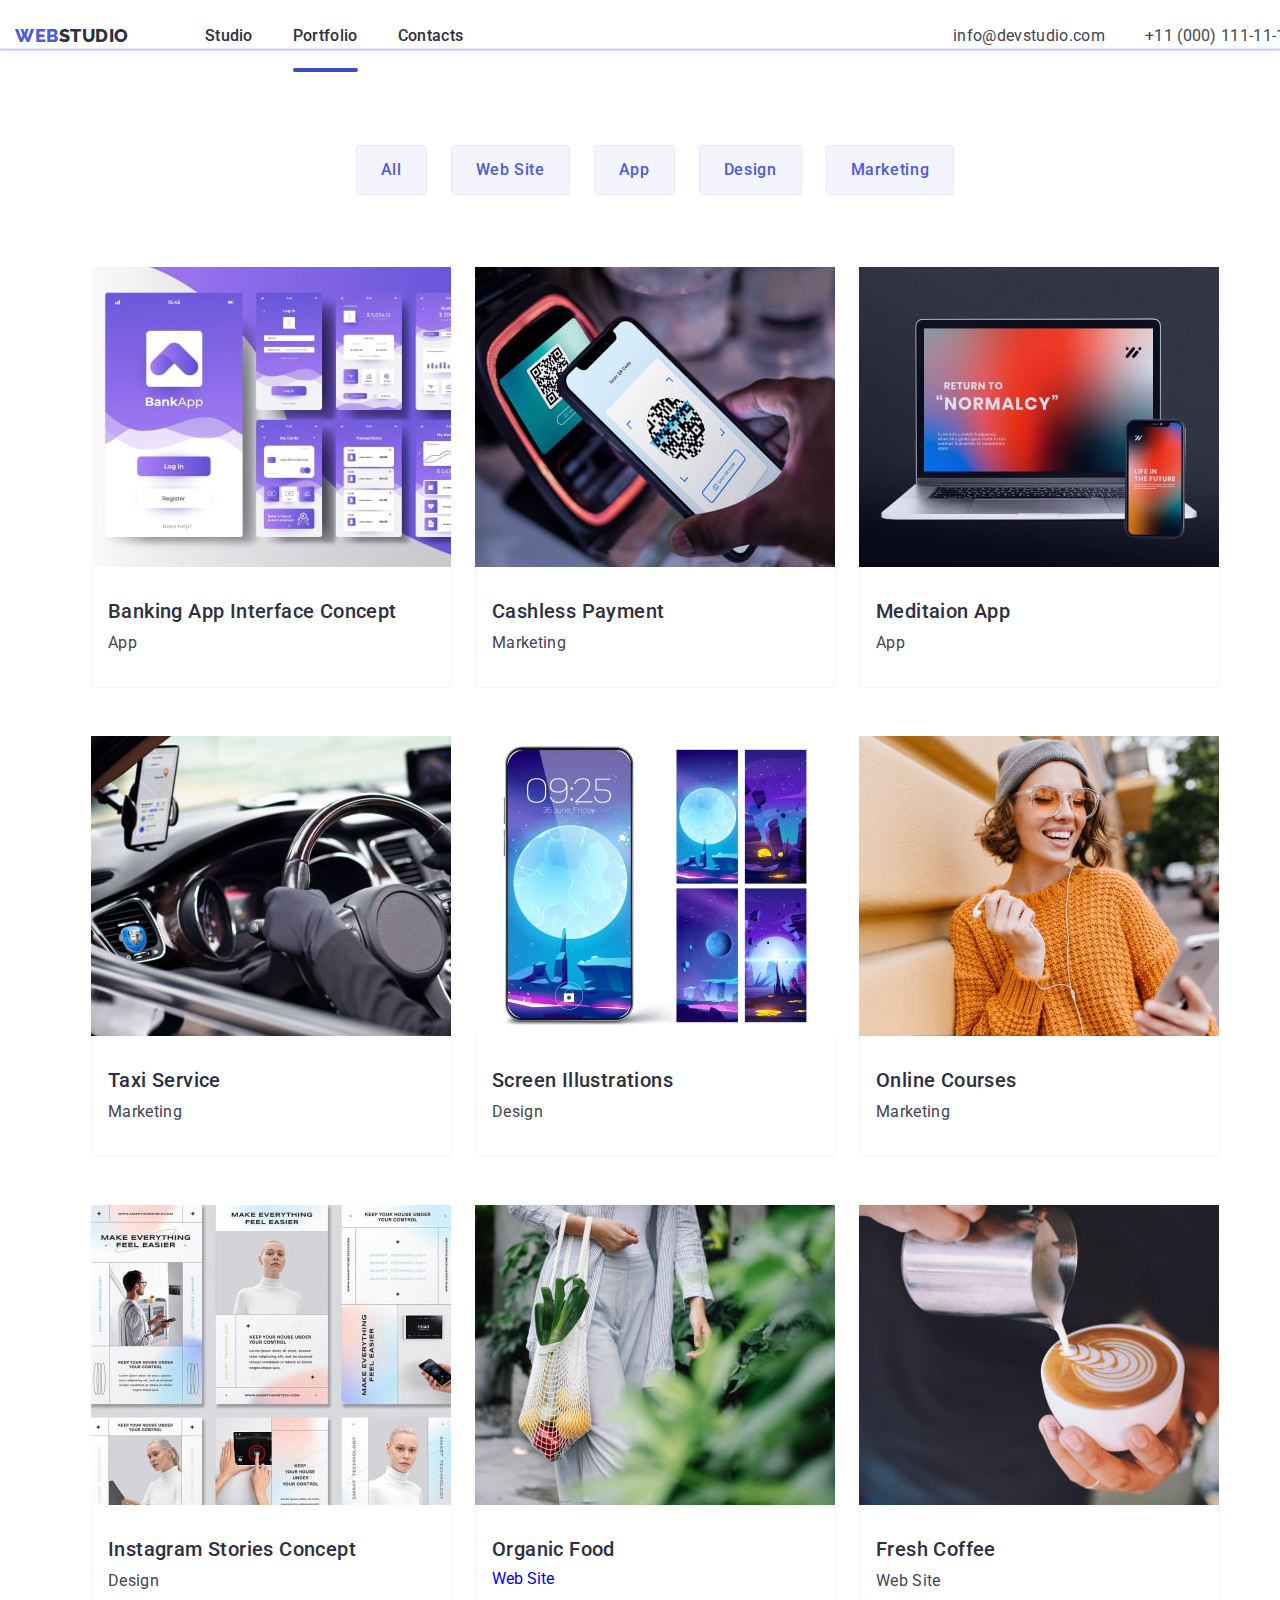
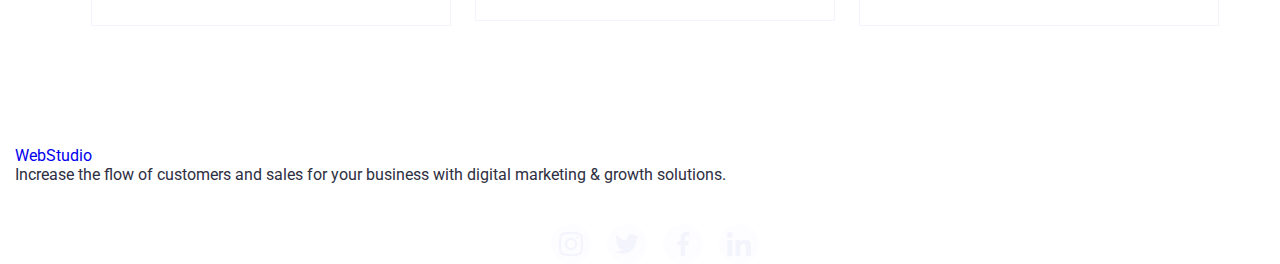
<file: portfolio.html>
<!DOCTYPE html>
<html lang="en">
<head>
    <meta charset="UTF-8">
    <meta http-equiv="X-UA-Compatible" content="IE=edge">
    <meta name="viewport" content="width=device-width, initial-scale=1.0">
    <title>Portfolio</title>
    <link rel="preconnect" href="https://fonts.googleapis.com"/>
    <link rel="preconnect" href="https://fonts.gstatic.com" crossorigin/>
    <link href="https://fonts.googleapis.com/css2?family=Raleway:wght@800&family=Roboto:wght@400;500;700;900&display=swap" rel="stylesheet"/>
    <link rel="stylesheet" href="./css/styles.css"/>
</head>
<body>
    <header class="header">
        <div class="container header-container">
            <nav class="header-navigation"> 
            <a class="header-logo-link link" href="./index.html">Web<span class="header-accent-logo">Studio</span></a>
                <ul class="header-list list">
                    <li class="header-item"><a class="header-link link" href="./index.html">Studio</a></li>
                    <li class="header-item-underline header-item"><a class="header-link link" href="./portfolio.html">Portfolio</a></li>
                    <li class="header-item"><a class="header-link link" href="#">Contacts</a></li>
                </ul>
            </nav>
            <address class="header-address">
                <ul class="header-address-list list">
                    <li class="header-address-item"><a class="header-address-link link" href="mailto:info@devstudio.com">info@devstudio.com</a></li>
                    <li class="header-address-item"><a class="header-address-link link" href="tel:+110001111111">+11 (000) 111-11-11</a></li>
                </ul>
            </address>
        </div>
    </header>
    <main>
        <section class="portfolio">
           <div class="container">
                <h1 class="visually-hidden">Portfolio</h1>
                    <ul class="portfolio-filter-list list">
                        <li class="portfolio-filter-item"><button class="portfolio-filter-btn" type="button">All</button></li>
                        <li class="portfolio-filter-item"><button class="portfolio-filter-btn" type="button">Web Site</button></li>
                        <li class="portfolio-filter-item"><button class="portfolio-filter-btn" type="button">App</button></li>
                        <li class="portfolio-filter-item"><button class="portfolio-filter-btn" type="button">Design</button></li>
                        <li class="portfolio-filter-item"><button class="portfolio-filter-btn" type="button">Marketing</button></li>
                    </ul>
                <ul class="portfolio-projects-list list">
                    <li class="portfolio-projects-item">
                        <a class="portfolio-projects-link link" href="#">
                            <div class="portfolio-projects-cover">
                                <div class="portfolio-projects-cover-text-wrap">
                                <img src="./images/banking-app.jpg" 
                                alt="Banking App Interface Concept"
                                width="360"
                                height="300">                            
                                    <p class="portfolio-projects-cover-text">
                                        14 Stylish and User-Friendly App Design Concepts · 
                                        Task Manager App · Calorie Tracker App · 
                                        Exotic Fruit Ecommerce App · 
                                        Cloud Storage App
                                    </p>                    
                                </div>
                            
                                <div class="portfolio-projects-item-wrap">
                                    <h2 class="portfolio-projects-item-title">Banking App Interface Concept</h2>
                                    <p class="portfolio-projects-item-text">App</p>
                                </div>                            
                            </div>
                        </a>
                    </li>
                    <li class="portfolio-projects-item">
                        <a class="portfolio-projects-link link" href="#">
                            <div class="portfolio-projects-cover">
                                <div class="portfolio-projects-cover-text-wrap">                                                                
                                    <img src="./images/cashes-payment.jpg" 
                                    alt="Cashless Payment"
                                    width="360"
                                    height="300">

                                    <p class="portfolio-projects-cover-text">
                                        14 Stylish and User-Friendly App Design Concepts · 
                                        Task Manager App · Calorie Tracker App · 
                                        Exotic Fruit Ecommerce App · 
                                        Cloud Storage App
                                    </p>                    
                                </div>                            
                                <div class="portfolio-projects-item-wrap">
                                    <h2 class="portfolio-projects-item-title">Cashless Payment</h2>
                                    <p class="portfolio-projects-item-text">Marketing</p>
                                </div>                                
                            </div>
                        </a>
                    </li>
                    <li class="portfolio-projects-item">
                        <a class="portfolio-projects-link link" href="#">
                            <div class="portfolio-projects-cover">
                                <div class="portfolio-projects-cover-text-wrap">                                
                                    <img src="./images/medison-app.jpg" 
                                    alt="Meditaion App"
                                    width="360"
                                    height="300">
                                    
                                        <p class="portfolio-projects-cover-text">
                                            14 Stylish and User-Friendly App Design Concepts · 
                                            Task Manager App · Calorie Tracker App · 
                                            Exotic Fruit Ecommerce App · 
                                            Cloud Storage App
                                        </p>                    
                                    </div>
                                
                                    <div class="portfolio-projects-item-wrap">
                                        <h2 class="portfolio-projects-item-title">Meditaion App</h2>
                                        <p class="portfolio-projects-item-text">App</p>
                                </div>                            
                            </div>
                        </a>
                    </li>
                    <li class="portfolio-projects-item">
                        <a class="portfolio-projects-link link" href="#">
                            <div class="portfolio-projects-cover">
                                <div class="portfolio-projects-cover-text-wrap">                                
                                <img src="./images/taxi-service.jpg" 
                                alt="Taxi Service"
                                width="360"
                                height="300">
                                
                                    <p class="portfolio-projects-cover-text">
                                        14 Stylish and User-Friendly App Design Concepts · 
                                        Task Manager App · Calorie Tracker App · 
                                        Exotic Fruit Ecommerce App · 
                                        Cloud Storage App
                                    </p>                    
                                </div>
                            
                                <div class="portfolio-projects-item-wrap">
                                    <h2 class="portfolio-projects-item-title">Taxi Service</h2>
                                    <p class="portfolio-projects-item-text">Marketing</p>
                                </div>                                
                            </div>
                        </a>
                    </li>
                    <li class="portfolio-projects-item">
                        <a class="portfolio-projects-link link" href="#">
                            <div class="portfolio-projects-cover">
                                <div class="portfolio-projects-cover-text-wrap">                                
                                <img src="./images/screen-illustration.jpg" 
                                alt="Screen Illustrations"
                                width="360"
                                height="300">
                                
                                    <p class="portfolio-projects-cover-text">
                                        14 Stylish and User-Friendly App Design Concepts · 
                                        Task Manager App · Calorie Tracker App · 
                                        Exotic Fruit Ecommerce App · 
                                        Cloud Storage App
                                    </p>                    
                                </div>
                            
                                <div class="portfolio-projects-item-wrap">
                                    <h2 class="portfolio-projects-item-title">Screen Illustrations</h2>
                                    <p class="portfolio-projects-item-text">Design</p>
                                </div>                                
                            </div>
                            </a>
                   </li> 
                    <li class="portfolio-projects-item">
                        <a class="portfolio-projects-link link" href="#">
                            <div class="portfolio-projects-cover">
                                <div class="portfolio-projects-cover-text-wrap">
                                
                                <img src="./images/online-courses.jpg" 
                                alt="Online Courses"
                                width="360"
                                height="300">
                                
                                    <p class="portfolio-projects-cover-text">
                                        14 Stylish and User-Friendly App Design Concepts · 
                                        Task Manager App · Calorie Tracker App · 
                                        Exotic Fruit Ecommerce App · 
                                        Cloud Storage App
                                    </p>                    
                                </div>
                            
                                <div class="portfolio-projects-item-wrap">
                                    <h2 class="portfolio-projects-item-title">Online Courses</h2>
                                    <p class="portfolio-projects-item-text">Marketing</p>
                                </div>                                
                            </div >
                        </a>    
                    </li>
                    <li class="portfolio-projects-item">
                        <a class="portfolio-projects-link link" href="#">
                            <div class="portfolio-projects-cover">
                                <div class="portfolio-projects-cover-text-wrap">
                                
                                <img src="./images/instagram-stories.jpg" 
                                alt="Instagram Stories Concept"
                                width="360"
                                height="300">
                                
                                    <p class="portfolio-projects-cover-text">
                                        14 Stylish and User-Friendly App Design Concepts · 
                                        Task Manager App · Calorie Tracker App · 
                                        Exotic Fruit Ecommerce App · 
                                        Cloud Storage App
                                    </p>                    
                                </div>
                            
                                <div class="portfolio-projects-item-wrap">
                                    <h2 class="portfolio-projects-item-title">Instagram Stories Concept</h2>
                                    <p class="portfolio-projects-item-text">Design</p>
                                </div>                                
                            </div >
                        </a>    
                    </li>
                    <li class="portfolio-projects-item">
                        <a class="portfolio-projects-link link" href="#">
                            <div class="portfolio-projects-cover">
                                <div class="portfolio-projects-cover-text-wrap">                                
                                <img src="./images/organic-food.jpg" 
                                alt="Organic Food"
                                width="360"
                                height="300">
                                
                                    <p class="portfolio-projects-cover-text">
                                        14 Stylish and User-Friendly App Design Concepts · 
                                        Task Manager App · Calorie Tracker App · 
                                        Exotic Fruit Ecommerce App · 
                                        Cloud Storage App
                                    </p>                    
                                </div>
                            
                                <div class="portfolio-projects-item-wrap">
                                    <h2 class="portfolio-projects-item-title">Organic Food</h2>
                                    <p class="ortfolio-projects-item-text">Web Site</p>
                                </div>                                
                            </div>
                        </a>

                        </li>
                    <li class="portfolio-projects-item">
                        <a class="portfolio-projects-link link" href="#">
                            <div class="portfolio-projects-cover">
                                <div class="portfolio-projects-cover-text-wrap">
                                
                                <img src="./images/fresh-coffee.jpg" 
                                alt="Fresh Coffee"
                                width="360"
                                height="300">
                                
                                    <p class="portfolio-projects-cover-text">
                                        14 Stylish and User-Friendly App Design Concepts · 
                                        Task Manager App · Calorie Tracker App · 
                                        Exotic Fruit Ecommerce App · 
                                        Cloud Storage App
                                    </p>                    
                                </div>
                            
                                <div class="portfolio-projects-item-wrap">
                                    <h2 class="portfolio-projects-item-title">Fresh Coffee</h2>
                                    <p class="portfolio-projects-item-text">Web Site</p>
                                </div>
                                
                            </div>
                        </a>
                    </li>
                </ul>
            </div>
        </section>
    </main>
    <footer class="footer">
        <div class="container">
            <section class="footer-wrap">
            <section class="footer-text">
                <a class="footer-logo-link link" href="./index.html">Web<span class="footer-accent-logo">Studio</span></a>
                <p class="footer-desc">Increase the flow of customers and sales for your business with digital marketing & growth solutions.</p>
            </section>
            <section class="footer-soc">
                <h3 class="footer-soc-title">Social media</h3>
                <ul class="footer-soc-list list">
                    <li class="footer-soc-item">
                        <a href="#" class="footer-soc-link link">
                            <svg class="footer-soc-icon" width="24" height="24">
                                <use href="./images/icons.svg#icon-instagram"></use>
                            </svg>
                        </a>
                    </li>
                    <li class="footer-soc-item">
                        <a href="#" class="footer-soc-link link">
                            <svg class="footer-soc-icon" width="24" height="24">
                                <use href="./images/icons.svg#icon-twitter"></use>
                            </svg>
                        </a>
                    </li>
                    <li class="footer-soc-item">
                        <a href="#" class="footer-soc-link link">
                            <svg class="footer-soc-icon" width="24" height="24">
                                <use href="./images/icons.svg#icon-facebook"></use>
                            </svg>
                        </a>
                    </li>
                    <li class="footer-soc-item">
                        <a href="#" class="footer-soc-link link">
                            <svg class="footer-soc-icon" width="24" height="24">
                                <use href="./images/icons.svg#icon-linkedin"></use>
                            </svg>
                        </a>
                    </li>
                </ul>
            </section>
            </section>
        </div>
</footer>
    <script src="./js/modal.js"></script>
</body>
</html>
</file>
<file: css/styles.css>
:root{
    --typical-lh: 1.5;
    --accent-color: #4D5AE5;
    --main-text-color:  #2E2F42;
    --second-text-color: #434455;
    --text-hover-link: #404BBF;
}
h1, h2, h3, h4, h5, h6, p{
    margin: 0;
}
ul{
    margin: 0;
    padding-left: 0;
}
img{
    display: block;
    width: 100%;
    height: auto;
}
body{
    font-family: 'Roboto', sans-serif;
    color: var(--main-text-color, #2E2F42);
    margin: 0;
}
.link{
    text-decoration: none;
}
.list{
    list-style: none;
}
.container{
    width: 100%;
    padding-right: 15px;
    padding-left: 15px;
    margin-right: auto;
    margin-left: auto;
}
.section{
    padding: 120px 0; 
}


/*-------------HEADER-------------*/

.header {
    border-bottom: 1px solid #E7E9FC;
    box-shadow: 0px 2px 1px rgba(46, 47, 66, 0.08), 
    0px 1px 1px rgba(46, 47, 66, 0.16), 
    0px 1px 6px rgba(46, 47, 66, 0.08);
    padding-top: 24px;
    /* padding-bottom: 24px; */
}
.header-container {
    display: flex;
    align-items: center;
}
.header-navigation {
    display: flex;
    align-items: center;
    margin-right: auto;
}
.header-list {
    display: flex;
    gap: 40px;
}
.header-logo-link{
    font-family: 'Raleway', sans-serif;
    font-style: normal;
    font-weight: 800;
    font-size: 18px;
    line-height: calc(24/18);
    display: flex;
    align-items: center;
    letter-spacing: 0.03em;
    text-transform: uppercase;
    color: var(--accent-color, #4D5AE5);
    margin-right: 76px;
}
.header-item {
    display: flex;
    align-items: baseline;
    justify-content: baseline;
    position: relative;
}
.header-item-underline::after{
    display: block;
    content: '';
    position: absolute;
    left: 0;
    bottom: -24px;
    width: 100%;
    height: 4px;
    background-color: var(--text-hover-link);
    border-radius: 2px;
}
.header-link {
    font-family: inherit;
    font-style: normal; 
    font-weight: 500;
    font-size: 16px;
    line-height: calc(24/16);
    letter-spacing: 0.02em;
    color: var(--main-text-color, #2E2F42);
    transition: color 250ms cubic-bezier(0.4, 0, 0.2, 1);
}
.header-link:is(:hover, :focus){
    color: var(--text-hover-link, #404BBF);
}
.header-accent-logo{
    color: var(--main-text-color, #2E2F42);
}
.header-address {
}
.header-address-list {
    display: flex;
    gap: 40px;
}
.header-address-item {
}
.header-address-link {
    font-family: inherit;
    font-style: normal;
    font-weight: 400;
    font-size: 16px;
    line-height: var(--typical-lh);
    letter-spacing: 0.02em;
    color: var(--second-text-color, #434455);
    transition: color 250ms cubic-bezier(0.4, 0, 0.2, 1);
}
.header-address-link:is(:hover, :focus){
    color: var(--text-hover-link, #404BBF);
}
.mobile-menu-btn {
    width: 32px;
    height: 22px;
    border: none;
    background-color: transparent;
    display: flex;
    align-items: center;
    justify-content: center;
}
.mobile-menu-btn-icon {
    fill: black;
}

/*-------------SLOGAN-------------*/

.slogan {
    background: var(--main-text-color, #2E2F42);
    max-width: 1440px;
    margin: 0 auto;
    padding-top: 188px;
    padding-bottom: 188px;
    background-image: linear-gradient(rgba(46, 47, 66, 0.7), rgba(46, 47, 66, 0.7)), url(../images/slogan-bg.jpg);
    background-repeat: no-repeat;
    background-position: center;
    background-size: cover;
    flex-grow: 1;
}
.slogan-title {
    font-weight: 700;
    font-size: 56px;
    line-height: calc(60/56);
    letter-spacing: 0.02em;
    color: #FFFFFF;
    text-align: center;
    margin-bottom: 48px;

}
.slogan-btn {
    display: block;
    margin: 0 auto;
    text-align: center;
    font-family: inherit;
    font-weight: 500;
    font-size: 16px;
    line-height: var(--typical-lh);
    letter-spacing: 0.04em;
    cursor: pointer;
    color: #FFFFFF;
    background: var(--accent-color, #4D5AE5);
    min-width: 169px;
    height: 56px;
    box-shadow: 0px 4px 4px rgba(0, 0, 0, 0.15);
    border-radius: 4px;
    border-color: var(--accent-color);
    transition: background-color 250ms cubic-bezier(0.4, 0, 0.2, 1);
}
.slogan-btn:is(:hover, :focus){
    background-color: var(--text-hover-link, #404BBF);
}

/*-------------ABOUT-------------*/

.about {

}
.visually-hidden {
    position: absolute;
    width: 1px;
    height: 1px;
    margin: -1px;
    border: 0;
    padding: 0;  
    white-space: nowrap;
    clip-path: inset(100%);
    clip: rect(0 0 0 0);
    overflow: hidden;
}
.about-icon-item {
    width: 264px;
    height: 112px;
    background-color: #F4F4FD;
    border-radius: 4px;
    margin-bottom: 8px;
    display: flex;
    gap: 24px;
    justify-content: center;
    align-items: center;
}
.about-icon {
    
}
.about-list {
    /* display: flex; */
    /* justify-content: space-between; */
}
.about-item {
      
}
.about-item-title {
    font-weight: 500;
    font-size: 20px;
    line-height: calc(24/20);
    letter-spacing: 0.02em;
    color: var(--main-text-color, #2E2F42);
    margin-bottom: 8px;
}
.about-item-text {
    font-size: 16px;
    line-height: var(--typical-lh);
    letter-spacing: 0.02em;
    color: var(--second-text-color, #434455);
    width: 264px;
}

/*-------------DOING-------------*/

.doing {
    padding-bottom: 120px;

}
.doing-title {
    font-weight: 700;
    font-size: 36px;
    line-height: calc(40/36);
    text-align: center;
    letter-spacing: 0.02em;
    color: var(--main-text-color, #2E2F42);
    margin-bottom: 72px;
}
.doing-list {
    display: flex;
}
.doing-item {
    width: calc(100% - 48px/ 3);
    margin-right: 24px;
}
.doing-item:nth-child(3n) {
    margin-right: 0;
}

/*-------------TEAM-------------*/

.team {
    background-color: #F4F4FD;
}
.team-title {
    font-weight: 700;
    font-size: 36px;
    line-height: calc(40/36);
    text-align: center;
    letter-spacing: 0.02em;
    text-transform: capitalize;
    color: var(--main-text-color,  #2E2F42);
    margin-bottom: 72px;
}
.team-list {
    display: flex;
    justify-content: space-between;
}
.team-item {
    width: 100%;
    margin-right: 24px;
    box-shadow: 0px 1px 6px rgba(46, 47, 66, 0.08), 
    0px 1px 1px rgba(46, 47, 66, 0.16), 
    0px 2px 1px rgba(46, 47, 66, 0.08);
}
/* .team-item:nth-child(4n) {
    margin-right: 0;
} */
.team-item-wrap {
    padding-top: 30px;
    background-color: #fff;
    padding-bottom: 32px;
}
.team-item-title {
    font-weight: 500;
    font-size: 20px;
    line-height: calc(24/20);
    text-align: center;
    letter-spacing: 0.02em;
    color: var(--main-text-color,  #2E2F42);
    margin-bottom: 8px;
}
.team-item-text {
    font-size: 16px;
    line-height: var(--typical-lh);
    text-align: center;
    letter-spacing: 0.02em;
    color: var(--second-text-color, #434455);
    margin-bottom: 8px;
}
.team-soc-list {
    display: flex;
    justify-content: center;
    gap: 24px;
}
.team-soc-item {
    width: 44px;
    height: 44px;
}
.team-soc-link {
    width: 100%;
    height: 100%;
    border-radius: 50%;
    display: flex;
    justify-content: center;
    align-items: center;
    background-color: var(--accent-color);
    transition: fill 250ms cubic-bezier(0.4, 0, 0.2, 1), background-color 250ms cubic-bezier(0.4, 0, 0.2, 1);
}
.team-soc-icon {
    fill: #F4F4FD;
}
.team-soc-link:is(:hover, :focus) {
    background-color: #404BBF;
}

/*-------------CUSTOMERS-------------*/

.customers {

}
.customers-title {
    font-weight: 700;
    font-size: 36px;
    line-height: calc(40 / 36);
    text-align: center;
    letter-spacing: 0.02em;
    text-transform: capitalize;
    color: var(--main-text-color);
    margin-bottom: 72px;
}
.customers-icon-list {
    /* display: flex;
    gap: 24px;
    justify-content: center; */
}
.customers-icon-item {
    width: 168px;
    height: 88px;
    display: flex;
    align-items: center;
    justify-content: center;
}
.customers-icon-link {
    width: 100%;
    height: 100%;
    border: 1px solid #8E8F99;
    border-radius: 4px;
    display: flex;
    align-items: center;
    justify-content: center;
    transition: fill 250ms cubic-bezier(0.4, 0, 0.2, 1), border-color 250ms cubic-bezier(0.4, 0, 0.2, 1), color 250ms cubic-bezier(0.4, 0, 0.2, 1);
    color: #8E8F99;
}
.customers-icon {
    fill: currentColor;    
}
.customers-icon-link:is(:hover, :focus) {
    border-color: #404BBF;
}
.customers-icon-link:is(:hover, :focus) .customers-icon {
    fill: #404BBF;    
}

/*-------------FOOTER-------------*/

.footer-soc-title {
    font-weight: 500;
    font-size: 16px;
    line-height: var(--typical-lh);
    letter-spacing: 0.02em;
    color: #FFFFFF;
    margin-bottom: 16px;
}
.footer-soc-list {
    display: flex;
    justify-content: center;
    gap: 16px;
}
.footer-soc-item {
    width: 40px;
    height: 40px;
}
.footer-soc-link {
    width: 100%;
    height: 100%;
    border-radius: 50%;
    display: flex;
    justify-content: center;
    align-items: center;
    background-color: #f4f4fd2a;
    transition: fill 250ms cubic-bezier(0.4, 0, 0.2, 1), background-color 250ms cubic-bezier(0.4, 0, 0.2, 1);
}
.footer-soc-icon {
    fill: #F4F4FD;
}
.footer-soc-link:is(:hover, :focus) {
    background-color: #31D0AA;
    
}
.subscribe-input {
    height: 40px;
    width: 264px;
    border: 1px solid rgba(255, 255, 255, 0.3);
    border-radius: 4px;
    background-color: transparent;
    outline: transparent;
    padding-left: 16px;
}
.subscribe-btn {
    font-weight: 500;
    font-size: 16px;
    line-height: var(--typical-lh);
    display: flex;
    justify-content: center;
    text-align: center;
    letter-spacing: 0.04em;
    color: #FFFFFF;
    background-color: var(--accent-color);
    border: none;
    border-radius: 4px;
    padding: 8px 24px;
    cursor: pointer;
    gap: 16px;
}
.subscribe-icon {
    fill: #FFFFFF;
}
input:-webkit-autofill,
input:-webkit-autofill:hover,
input:-webkit-autofill:focus {
    border: 1px solid rgba(255, 255, 255, 0.3);
    -webkit-text-fill-color: rgba(255, 255, 255, 0.3);
    -webkit-box-shadow: 0 0 0px 1000px #2E2F42 inset;
    transition: background-color 5000s ease-in-out 0s;
}

/* .footer {
    background: var(--main-text-color, #2E2F42);
    padding: 100px 0;
}
.footer-wrap {
    display: flex;
    align-items: top;
}
.footer-text {
    margin-right: 120px;
}
.footer-logo-link {
    font-family: 'Raleway', sans-serif;
    font-style: normal;
    font-weight: 800;
    font-size: 18px;
    line-height: var(--typical-lh);
    display: flex;
    align-items: center;
    letter-spacing: 0.03em;
    text-transform: uppercase;
    color: var(--accent-color, #4D5AE5);
    margin-bottom: 16px;
}
.footer-accent-logo{
    color: #F4F4FD;
}
.footer-desc {
    font-size: 16px;
    line-height: var(--typical-lh);
    letter-spacing: 0.02em;
    color: #E7E9FC;
    width: 264px;
}
.footer-soc {

}

.subscribe-form {
    margin-left: 80px;
}
.subscribe-title {
    display: block;
    font-weight: 500;
    font-size: 16px;
    line-height: var(--typical-lh);
    letter-spacing: 0.02em;
    color: #FFFFFF;
    padding-bottom: 16px;
}
.subscribe-field {
    display: flex;
    gap: 24px;
}
.subscribe-input {
    height: 40px;
    width: 264px;
    border: 1px solid rgba(255, 255, 255, 0.3);
    border-radius: 4px;
    background-color: transparent;
    outline: transparent;
    padding-left: 16px;
}
.subscribe-btn {
    font-weight: 500;
    font-size: 16px;
    line-height: var(--typical-lh);
    display: flex;
    justify-content: center;
    text-align: center;
    letter-spacing: 0.04em;
    color: #FFFFFF;
    background-color: var(--accent-color);
    border: none;
    border-radius: 4px;
    padding: 8px 24px;
    gap: 16px;
    cursor: pointer;
    
}
.subscribe-icon {
    fill: #FFFFFF;
}
input:-webkit-autofill,
input:-webkit-autofill:hover,
input:-webkit-autofill:focus {
    border: 1px solid rgba(255, 255, 255, 0.3);
    -webkit-text-fill-color: rgba(255, 255, 255, 0.3);
    -webkit-box-shadow: 0 0 0px 1000px #2E2F42 inset;
    transition: background-color 5000s ease-in-out 0s;
} */


/*-------------PORTFOLIO-------------*/

.portfolio {
    padding-top: 96px;
    padding-bottom: 120px;
}
.portfolio-filter-list {
    display: flex;
    gap: 24px;
    justify-content: center;
    margin-bottom: 72px;   
}
.portfolio-filter-item { 
    border-radius: 4px;
    transition: box-shadow 250ms cubic-bezier(0.4, 0, 0.2, 1);
}
.portfolio-filter-item:is(:hover, :focus) {
    box-shadow: 0px 3px 1px rgba(0, 0, 0, 0.1),
    0px 2px 1px rgba(0, 0, 0, 0.08), 
    0px 2px 2px rgba(0, 0, 0, 0.12);
    
}
.portfolio-filter-btn {
    font-family: inherit;
    font-weight: 500;
    font-size: 16px;
    line-height: var(--typical-lh);
    display: flex;
    align-items: center;
    text-align: center;
    letter-spacing: 0.04em;
    cursor: pointer;
    color: var(--accent-color, #4D5AE5);
    background: #F4F4FD;
    border: 1px solid #E7E9FC;
    border-radius: 4px;
    padding: 24px;
    height: 48px;
    transition: color 250ms cubic-bezier(0.4, 0, 0.2, 1), background-color 250ms cubic-bezier(0.4, 0, 0.2, 1), border 250ms cubic-bezier(0.4, 0, 0.2, 1);
}
.portfolio-filter-btn:is(:hover, :focus) {
    color: #FFFFFF;
    background-color: var(--text-hover-link, #404BBF);
    border: 1px solid  #404BBF;
    
}
.portfolio-projects-list {
    display: flex;
    flex-wrap: wrap;
    justify-content: center;
    gap: 48px 24px;
}
.portfolio-projects-item {
    display: block;
    transition: box-shadow 250ms cubic-bezier(0.4, 0, 0.2, 1);
}

.portfolio-projects-link {
    display: block;
    transition: box-shadow 250ms cubic-bezier(0.4, 0, 0.2, 1);
}

.portfolio-projects-link:is(:hover, :focus) {
    box-shadow: 0px 1px 6px rgba(46, 47, 66, 0.08),
    0px 1px 1px rgba(46, 47, 66, 0.16), 
    0px 2px 1px rgba(46, 47, 66, 0.08);
    
}
.portfolio-projects-cover-wrap{
    
}
.portfolio-projects-item-title {
    font-weight: 500;
    font-size: 20px;
    line-height: calc(24/20);
    letter-spacing: 0.02em;
    color: var(--main-text-color, #2E2F42);
    margin-bottom: 8px;
}
.portfolio-projects-item-text {
    font-size: 16px;
    line-height: var(--typical-lh);
    letter-spacing: 0.02em;
    color: var(--second-text-color, #434455);
}
.portfolio-projects-cover-text-wrap{
    position: relative;
    overflow: hidden;
}
.portfolio-projects-cover-text{
    position: absolute;
    font-size: 16px;
    line-height: var(--typical-lh);
    letter-spacing: 0.02em;
    padding-top: 40px;
    padding-left: 32px;
    padding-right: 32px;
    color: #F4F4FD;
    top: 0;
    background-color: #4D5AE5;
    height: 100%;
    transform: translateY(100%);
    transition: transform 250ms cubic-bezier(0.4, 0, 0.2, 1);
}
.portfolio-projects-item-wrap{
    padding-top: 32px;
    padding-bottom: 32px;
    padding-left: 16px;
    border: 0.5px solid #F4F4FD;
    border-top: none;
}
.portfolio-projects-cover{
}

.portfolio-projects-cover:hover .portfolio-projects-cover-text{
    transform: translateY(0);
}

/*-------------MODAL-------------*/

.modal{
    width: 408px;
    min-height: 576px;
    background-color: #FCFCFC;
    box-shadow: 0px 1px 1px rgba(0, 0, 0, 0.14), 
    0px 1px 3px rgba(0, 0, 0, 0.12), 
    0px 2px 1px rgba(0, 0, 0, 0.2);
    border-radius: 4px;
    position: absolute;
    top: 50%;
    left: 50%;
    transform: translate(-50%, -50%) scale(1) rotate(0);
    transition: transform 450ms cubic-bezier(0.4, 0, 0.2, 1);
    padding: 24px;
}
.backdrop{
    position: fixed;
    top: 0;
    width: 100%;
    height: 100%;
    background-color: rgba(46, 47, 66, 0.4);
    transition: opacity 250ms linear, visibility 250ms linear;

}
.backdrop.is-hidden .modal{
    transform: translate(-50%, -50%) scale(0) rotate(180deg);
}
.modal-close{
    width: 24px;
    height: 24px;
    border: 1px solid rgba(0, 0, 0, 0.1);
    background-color: #E7E9FC;
    border-radius: 50%;
    display: flex;
    align-items: center;
    justify-content: center;
    margin-left: auto;
    transition: opacity 250ms linear, visibility 250ms linear;
}
.modal-close:is(:hover, :focus){
    fill: #FFFFFF;
    background-color: var(--text-hover-link);
}
.modal-close-icon{

}
.is-hidden{
    opacity: 0;
    visibility: hidden;
    pointer-events: none;
}
.modal-title {
    font-weight: 500;
    font-size: 16px;
    line-height: var(--typical-lh);
    text-align: center;
    letter-spacing: 0.02em;
    color: #2E2F42;
    padding-top: 24px;
    padding-bottom: 16px;
}
.modal-form {
    background-color: #FCFCFC;
}
.modal-field {
    margin-bottom: 8px;
}
.input-text {
    display: inline-block;
    font-size: 12px;
    line-height: calc(14/12);
    letter-spacing: 0.01em;
    color: #8E8F99;
    margin-bottom: 4px;
}
.input-wrap {
    position: relative;
}
.modal-input {
    height: 40px;
    width: 100%;
    border: 1px solid rgba(33, 33, 33, 0.2);
    border-radius: 4px;
    background-color: transparent;
    outline: transparent;
    padding-left: 35px;
    font-size: 12px;
    line-height: calc(16/12);
    letter-spacing: 0.04em;
    color: rgba(117, 117, 117, 0.5);
    transition: border-color 250ms cubic-bezier(0.4, 0, 0.2, 1);
}
.modal-input:focus{
    border-color: var(--accent-color);
}
.modal-input:focus + .modal-icon {
    fill: var(--accent-color);
}
.modal-icon {
    display: block;
    position: absolute;
    top: 50%;
    transform: translateY(-50%);
    left: 16px;
}
.comment {
    border: 1px solid rgba(33, 33, 33, 0.2);
    border-radius: 4px;
    height: 120px;
    width: 100%;
    background-color: transparent;
    outline: transparent;
    resize: none;
    display: inline-block;
    font-size: 12px;
    line-height: calc(16/12);
    letter-spacing: 0.04em;
    color: rgba(117, 117, 117, 0.5);
    padding-left: 16px;
    padding-top: 8px;
}
.comment:focus{
    border-color: var(--accent-color);
}
.modal-button {
    font-weight: 500;
    font-size: 16px;
    line-height: var(--typical-lh);
    letter-spacing: 0.04em;
    color: #FFFFFF;
    background-color: #4D5AE5;
    box-shadow: 0px 4px 4px rgba(0, 0, 0, 0.15);
    border: none;
    border-radius: 4px;
    width: 169px;
    height: 56px;
    display: block;
    text-align: center;
    justify-content: center;
    margin: auto;
    margin-top: 24px;
    cursor: pointer;
}
.check-text{
    font-size: 12px;
    line-height: calc(16/12);
    letter-spacing: 0.04em;
    color: #757575;
    display: flex;
    align-items: center;
    position: relative;
    margin-top: 16px;
}
.check-text span {
    width: 16px;
    height: 16px;
    border: 1.25px solid #2e2f42;
    border-radius: 2px;
    margin-right: 8px;
    display: flex;
    align-items: center;
    justify-content: center;
    fill: transparent;
  }
  
  .input-check:checked + .check-text span {
    background-color: var(--accent-color);
    border: none;
    fill: #ffffff;
  }

.mobile-menu {
    position: fixed;
    top: 0;
    left: 0;
    width: 100vw;
    height: 100vh;
    padding: 32px;
    background-color: #fff;
    z-index: 999;
    transform: translateX(100%);
    transition: transform 250ms ease-in-out;
}
.mobile-menu.is-open {
    transform: translateX(0);
}
.container-menu {
    min-width: 320px;
}
.mobile-menu-close {
    width: 24px;
    height: 24px;
    border: 1px solid rgba(0, 0, 0, 0.1);
    background-color: #E7E9FC;
    border-radius: 50%;
    display: flex;
    align-items: center;
    justify-content: center;
    margin-left: auto;
    /* transition: opacity 250ms linear, visibility 250ms linear; */
}
.mobile-link {
    font-style: normal;
    font-weight: 700;
    font-size: 36px;
    line-height: calc(40/36);
    letter-spacing: 0.02em;
    text-transform: capitalize;
    color: #2E2F42;
    transition: color 250ms cubic-bezier(0.4, 0, 0.2, 1);
}
.mobile-link:is(:hover, :focus){
    color: #404BBF;
}
.mobile-menu-address-tel-link {
    font-style: normal;
    font-weight: 600;
    font-size: 36px;
    line-height: calc(40/36);
    text-transform: capitalize;
    color: #4D5AE5;
}
.mobile-menu-address-link {
    font-style: normal;
    font-weight: 500;
    font-size: 20px;
    line-height: calc(24/20);
    letter-spacing: 0.02em; 
    color: #434455;
}
.mobile-menu-soc-list {
}
.mobile-menu-soc-item {
    width: 40px;
    height: 40px;
}
.mobile-menu-soc-link {
    width: 100%;
    height: 100%;
    border-radius: 50%;
    display: flex;
    justify-content: center;
    align-items: center;
    background-color: var(--accent-color);
    transition: fill 250ms cubic-bezier(0.4, 0, 0.2, 1), background-color 250ms cubic-bezier(0.4, 0, 0.2, 1);
}
.mobile-menu-soc-icon {
    fill: #F4F4FD;
}
.mobile-menu-close:is(:hover, :focus) {
    background-color: #404BBF;
    fill: #F4F4FD;
}
</file>
